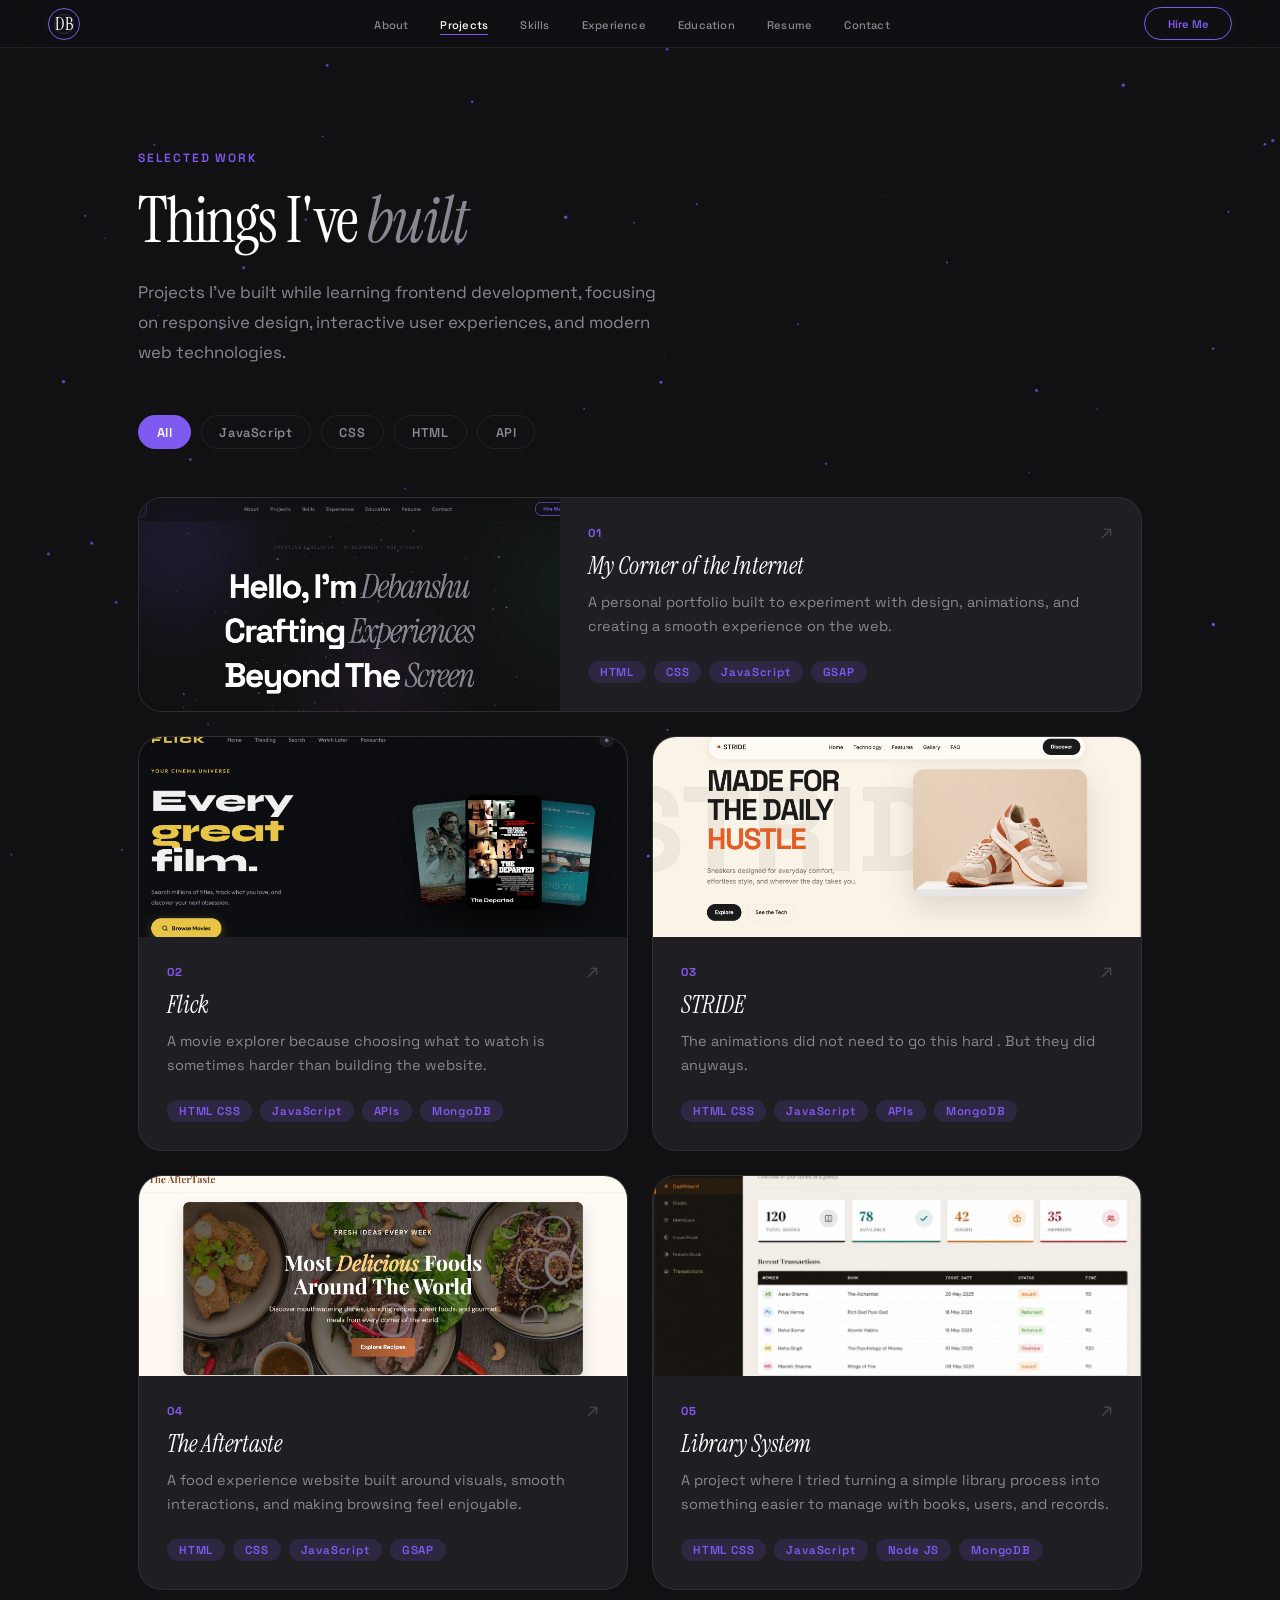
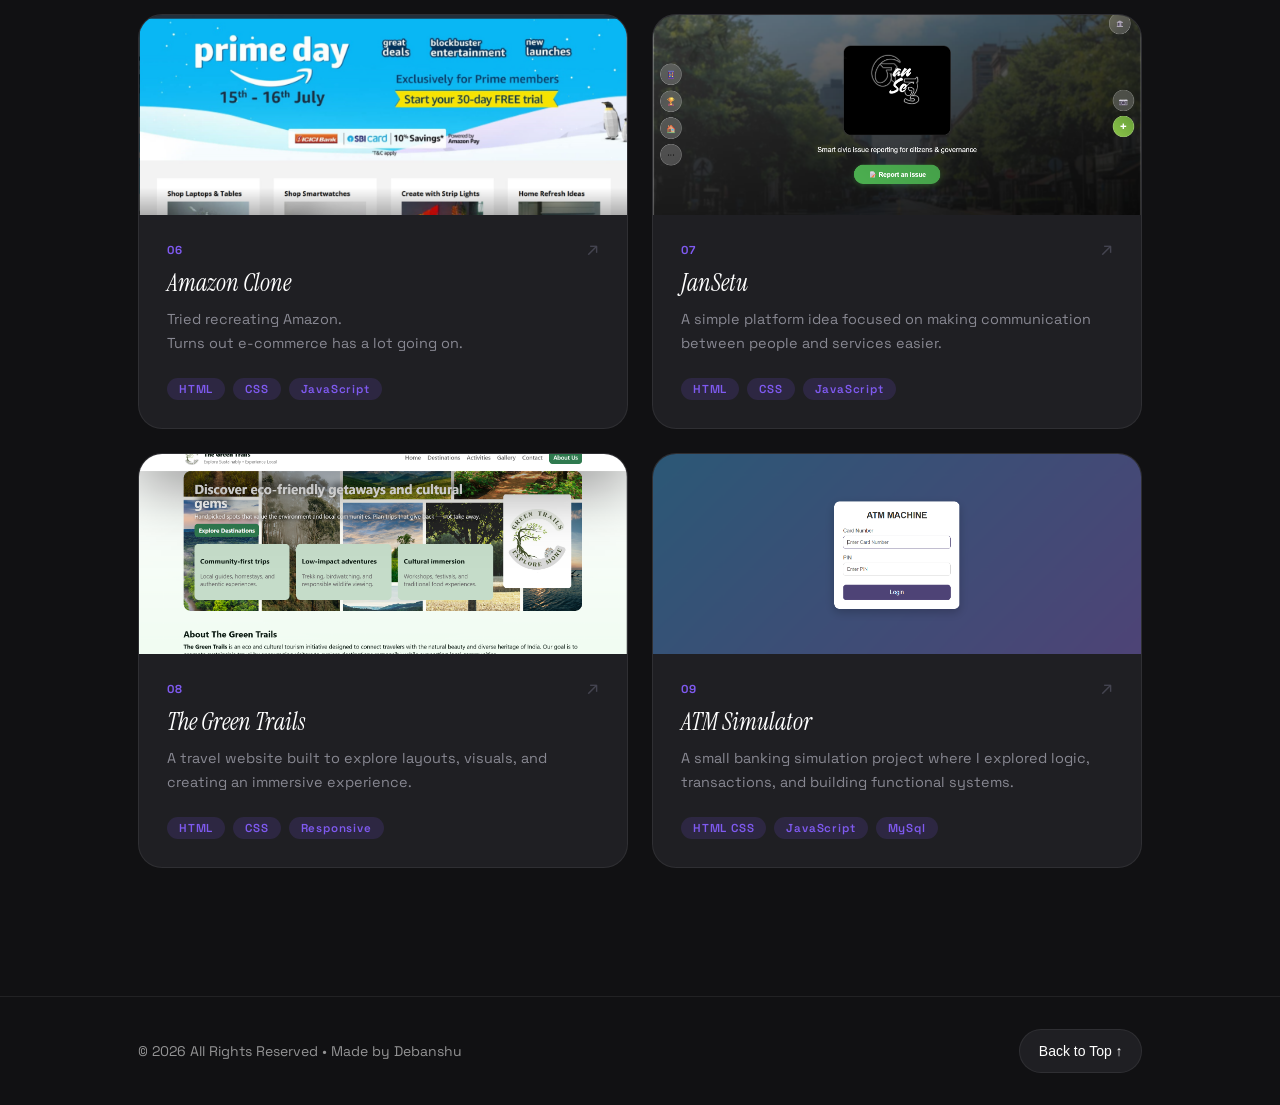
<file: projects.html>
<!doctype html>
<html lang="en">
  <head>
    <meta charset="UTF-8" />
    <meta name="viewport" content="width=device-width, initial-scale=1.0" />
    <title>Projects — Debanshu Bhattacharya</title>
    <link
      href="https://fonts.googleapis.com/css2?family=Space+Grotesk:wght@400;500;600;700&family=Instrument+Serif:ital@0;1&display=swap"
      rel="stylesheet"
    />
    <link rel="stylesheet" href="projects.css" />
  </head>
  <body>
    <!-- Background particle canvas (same setup as the main page) -->
    <canvas id="canvas"></canvas>

    <!-- Navbar — structure and behavior mirrors index.html so it feels
         like the same site. Links back to the main page's sections since
         this page has none of its own besides "Projects". -->
    <nav id="nav">
      <a href="index.html" class="logo">
        <span>DB</span>
      </a>
      <ul class="nav-links" role="list" id="nav-links">
        <li><a href="index.html#about">About</a></li>
        <li><a href="projects.html" class="active">Projects</a></li>
        <li><a href="index.html#skills">Skills</a></li>
        <li><a href="index.html#experience">Experience</a></li>
        <li><a href="index.html#education">Education</a></li>
        <li><a href="index.html#resume">Resume</a></li>
        <li><a href="index.html#contact">Contact</a></li>
      </ul>
      <div class="nav-right">
        <a href="index.html#contact" class="nav-cta magnetic">Hire Me</a>
        <button
          class="hamburger"
          id="hamburger"
          aria-label="Toggle menu"
          aria-expanded="false"
        >
          <span></span>
          <span></span>
          <span></span>
        </button>
      </div>
    </nav>

    <!-- Mobile menu — same link set as desktop nav -->
    <div class="mobile-menu" id="mobile-menu" aria-hidden="true">
      <ul role="list">
        <li><a href="index.html#about">About</a></li>
        <li><a href="projects.html" class="active">Projects</a></li>
        <li><a href="index.html#skills">Skills</a></li>
        <li><a href="index.html#experience">Experience</a></li>
        <li><a href="index.html#education">Education</a></li>
        <li><a href="index.html#resume">Resume</a></li>
        <li><a href="index.html#contact">Contact</a></li>
      </ul>
    </div>

    <!-- PAGE HERO -->
    <header class="page-hero">
      <p class="page-hero__eyebrow">Selected work</p>
      <h1 class="page-hero__heading">Things I've <em>built</em></h1>
      <p class="page-hero__sub">
        Projects I've built while learning frontend development, focusing on
        responsive design, interactive user experiences, and modern web
        technologies.
      </p>
    </header>

    <!-- FILTER BAR -->
    <div class="filter-bar" role="group" aria-label="Filter projects">
      <button class="filter-btn active" data-filter="all">All</button>
      <button class="filter-btn" data-filter="JavaScript">JavaScript</button>
      <button class="filter-btn" data-filter="CSS">CSS</button>
      <button class="filter-btn" data-filter="HTML">HTML</button>
      <button class="filter-btn" data-filter="API">API</button>
    </div>

    <!-- PROJECTS GRID -->
    <section class="projects-sec" aria-label="Projects">
      <div class="projects-inner">
        <div class="project-grid">
          <!-- Card 1 — Featured -->
          <article
            class="project-card project-card--featured"
            tabindex="0"
            data-tags="HTML CSS JavaScript"
          >
            <div class="project-card__img">
              <a href="https://debanshu-s-portfolio.vercel.app/"
                ><img
                  src="images/Portfolio Project.png"
                  alt="Modern Portfolio Site screenshot"
                  loading="lazy"
                  onerror="
                    this.parentElement.innerHTML =
                      '<div class=\'project-card__icon-wrap\'>🖥️</div>'
                  "
              /></a>
            </div>
            <div class="project-card__body">
              <p class="project-card__number">01</p>
              <span class="project-card__arrow">↗</span>
              <h2 class="project-card__title">My Corner of the Internet</h2>

              <p class="project-card__desc">
                A personal portfolio built to experiment with design,
                animations, and creating a smooth experience on the web.
              </p>
              <div class="project-card__tags">
                <span class="tag">HTML</span>
                <span class="tag">CSS</span>
                <span class="tag">JavaScript</span>
                <span class="tag">GSAP</span>
              </div>
            </div>
          </article>

          <!-- FLICK - Movie Explorer -->

          <article
            class="project-card"
            tabindex="0"
            data-tags="HTML CSS JavaScript API"
          >
            <div class="project-card__img">
              <a href="https://flick-movie-explorer.vercel.app/"
                ><img
                  src="images/FLICK - Movie Explorer.png"
                  alt="FLICK - Movie Explorer screenshot"
                  loading="lazy"
                  onerror="
                    this.parentElement.innerHTML =
                      '<div class=\'project-card__icon-wrap\'>🖥️</div>'
                  "
              /></a>
            </div>

            <div class="project-card__body">
              <p class="project-card__number">02</p>
              <span class="project-card__arrow">↗</span>

              <h2 class="project-card__title">Flick</h2>

              <p class="project-card__desc">
                A movie explorer because choosing what to watch is sometimes
                harder than building the website.
              </p>

              <div class="project-card__tags">
                <span class="tag">HTML CSS</span>
                <span class="tag">JavaScript</span>
                <span class="tag">APIs</span>
                <span class="tag">MongoDB</span>
              </div>
            </div>
          </article>

          <!-- STRIDE - Sneakers Brand -->

          <article
            class="project-card"
            tabindex="0"
            data-tags="HTML CSS JavaScript GSAP"
          >
            <div class="project-card__img">
              <a href="https://stride-by-debanshu.vercel.app/"
                ><img
                  src="images/STRIDE - Sneakers Brand.png"
                  alt="STRIDE - Sneakers Brand screenshot"
                  loading="lazy"
                  onerror="
                    this.parentElement.innerHTML =
                      '<div class=\'project-card__icon-wrap\'>🖥️</div>'
                  "
              /></a>
            </div>

            <div class="project-card__body">
              <p class="project-card__number">03</p>
              <span class="project-card__arrow">↗</span>

              <h2 class="project-card__title">STRIDE</h2>

              <p class="project-card__desc">
                The animations did not need to go this hard . But they did
                anyways.
              </p>

              <div class="project-card__tags">
                <span class="tag">HTML CSS</span>
                <span class="tag">JavaScript</span>
                <span class="tag">APIs</span>
                <span class="tag">MongoDB</span>
              </div>
            </div>
          </article>

          <!-- AFTERTASTE - Food Discovery -->

          <article
            class="project-card"
            tabindex="0"
            data-tags="HTML CSS JavaScript"
          >
            <div class="project-card__img">
              <a href="https://the-aftertaste.vercel.app/"
                ><img
                  src="images/The AfterTaste.png"
                  alt="Aftertaste website screenshot"
                  loading="lazy"
                  onerror="
                    this.parentElement.innerHTML =
                      '<div class=\'project-card__icon-wrap\'>🍽️</div>'
                  "
              /></a>
            </div>

            <div class="project-card__body">
              <p class="project-card__number">04</p>
              <span class="project-card__arrow">↗</span>

              <h2 class="project-card__title">The Aftertaste</h2>

              <p class="project-card__desc">
                A food experience website built around visuals, smooth
                interactions, and making browsing feel enjoyable.
              </p>

              <div class="project-card__tags">
                <span class="tag">HTML</span>
                <span class="tag">CSS</span>
                <span class="tag">JavaScript</span>
                <span class="tag">GSAP</span>
              </div>
            </div>
          </article>

          <!-- Bibilion - Library management system -->
          <article class="project-card" tabindex="0" data-tags="Java Database">
            <div class="project-card__img">
              <a href="https://Bibilion-Library-System.vercel.app">
                <img
                  src="images/bibilion.png"
                  alt="Bibilion - Library management system screenshot"
                  loading="lazy"
                  onerror="
                    this.parentElement.innerHTML =
                      '<div class=\'project-card__icon-wrap\'>🖥️</div>'
                  "
              /></a>
            </div>

            <div class="project-card__body">
              <p class="project-card__number">05</p>
              <span class="project-card__arrow">↗</span>

              <h2 class="project-card__title">Library System</h2>

              <p class="project-card__desc">
                A project where I tried turning a simple library process into
                something easier to manage with books, users, and records.
              </p>

              <div class="project-card__tags">
                <span class="tag">HTML CSS</span>
                <span class="tag">JavaScript</span>
                <span class="tag">Node JS</span>
                <span class="tag">MongoDB</span>
              </div>
            </div>
          </article>
          <!-- Amazon Clone -->

          <article
            class="project-card"
            tabindex="0"
            data-tags="HTML CSS JavaScript"
          >
            <div class="project-card__img">
              <img
                src="images/Amazon Clone.png"
                alt="Amazon Clone screenshot"
                loading="lazy"
                onerror="
                  this.parentElement.innerHTML =
                    '<div class=\'project-card__icon-wrap\'>🖥️</div>'
                "
              />
            </div>
            <div class="project-card__body">
              <p class="project-card__number">06</p>
              <span class="project-card__arrow">↗</span>

              <h2 class="project-card__title">Amazon Clone</h2>

              <p class="project-card__desc">
                Tried recreating Amazon.<br />
                Turns out e-commerce has a lot going on.
              </p>

              <div class="project-card__tags">
                <span class="tag">HTML</span>
                <span class="tag">CSS</span>
                <span class="tag">JavaScript</span>
              </div>
            </div>
          </article>

          <!-- Jansetu -->

          <article
            class="project-card"
            tabindex="0"
            data-tags="Web Development"
          >
            <div class="project-card__img">
              <img
                src="images/Jansetu.png"
                alt="JanSetu Civic Connect screenshot"
                loading="lazy"
                onerror="
                  this.parentElement.innerHTML =
                    '<div class=\'project-card__icon-wrap\'>🖥️</div>'
                "
              />
            </div>
            <div class="project-card__body">
              <p class="project-card__number">07</p>
              <span class="project-card__arrow">↗</span>

              <h2 class="project-card__title">JanSetu</h2>

              <p class="project-card__desc">
                A simple platform idea focused on making communication between
                people and services easier.
              </p>

              <div class="project-card__tags">
                <span class="tag">HTML</span>
                <span class="tag">CSS</span>
                <span class="tag">JavaScript</span>
              </div>
            </div>
          </article>

          <!-- The Green Trails -->

          <article class="project-card" tabindex="0" data-tags="Travel Website">
            <div class="project-card__img">
              <img
                src="images/The Green Trails.png"
                alt="The Green Trails - Eco Tourism screenshot"
                loading="lazy"
                onerror="
                  this.parentElement.innerHTML =
                    '<div class=\'project-card__icon-wrap\'>🖥️</div>'
                "
              />
            </div>

            <div class="project-card__body">
              <p class="project-card__number">08</p>
              <span class="project-card__arrow">↗</span>

              <h2 class="project-card__title">The Green Trails</h2>

              <p class="project-card__desc">
                A travel website built to explore layouts, visuals, and creating
                an immersive experience.
              </p>

              <div class="project-card__tags">
                <span class="tag">HTML</span>
                <span class="tag">CSS</span>
                <span class="tag">Responsive</span>
              </div>
            </div>
          </article>

          <!-- ATM Simulator -->

          <article class="project-card" tabindex="0" data-tags="Java Python">
            <div class="project-card__img">
              <img
                src="images/Atm Machine.png"
                alt="ATM Simulator screenshot"
                loading="lazy"
                onerror="
                  this.parentElement.innerHTML =
                    '<div class=\'project-card__icon-wrap\'>🖥️</div>'
                "
              />
            </div>

            <div class="project-card__body">
              <p class="project-card__number">09</p>
              <span class="project-card__arrow">↗</span>

              <h2 class="project-card__title">ATM Simulator</h2>

              <p class="project-card__desc">
                A small banking simulation project where I explored logic,
                transactions, and building functional systems.
              </p>

              <div class="project-card__tags">
                <span class="tag">HTML CSS</span>
                <span class="tag">JavaScript</span>
                <span class="tag">MySql</span>
              </div>
            </div>
          </article>
        </div>
      </div>
    </section>

    <!-- FOOTER — same layout as the main page, without the easter egg -->
    <footer>
      <div class="footer-inner">
        <span class="footer-copy">© 2026 All Rights Reserved • Made by Debanshu</span>
        <button class="back-to-top" id="back-to-top" aria-label="Back to top">
          Back to Top ↑
        </button>
      </div>
    </footer>

    <script src="projects.js"></script>
  </body>
</html>
</file>
<file: projects.css>
/* Tokens mirrored from the main page's style.css so both pages
   share the exact same look (colors, spacing, radii, easing). */
:root {
  --bg: #111113;
  --bg-raised: #1a1a1d;
  --bg-card: #1f1f23;
  --border: rgba(255, 255, 255, 0.07);
  --purple: #7f5af0;
  --purple-dim: rgba(127, 90, 240, 0.15);
  --purple-glow: rgba(127, 90, 240, 0.35);
  --white: #ffffff;
  --grey-1: #c8c8d0;
  --grey-2: #888892;
  --grey-3: #444450;

  --sans: "Space Grotesk", sans-serif;
  --serif: "Instrument Serif", serif;

  --radius-sm: 8px;
  --radius-md: 16px;
  --radius-lg: 24px;
  --radius-xl: 40px;

  --ease-out: cubic-bezier(0.22, 1, 0.36, 1);
  --ease-spring: cubic-bezier(0.34, 1.56, 0.64, 1);

  --nav-h: 3rem;
  --section-pad: clamp(5rem, 10vw, 9rem);
  --max-w: 1100px;
}

/* ============================================================
   RESET & BASE
   ============================================================ */
*,
*::before,
*::after {
  margin: 0;
  box-sizing: border-box;
}

html {
  /* No GSAP ScrollTrigger on this page, so smooth scrolling is
     safe to leave on (unlike the main page, where it fights
     ScrollTrigger's scroll math). */
  scroll-behavior: smooth;
  font-size: 16px;
}

body {
  background-color: var(--bg);
  font-family: var(--sans);
  color: var(--grey-1);
  overflow-x: hidden;
}

@media (prefers-reduced-motion: reduce) {
  *,
  *::before,
  *::after {
    animation-duration: 0.01ms !important;
    transition-duration: 0.01ms !important;
  }
}

/* ============================================================
   BACKGROUND CANVAS
   ============================================================ */
#canvas {
  position: fixed;
  inset: 0;
  z-index: 0;
  pointer-events: none;
}

/* ============================================================
   NAVIGATION (matches the main page's navbar exactly)
   ============================================================ */
#nav {
  display: flex;
  justify-content: space-between;
  align-items: center;
  height: var(--nav-h);
  padding: 0 clamp(1.5rem, 5vw, 3rem);
  position: sticky;
  top: 0;
  z-index: 900;
  backdrop-filter: blur(24px) saturate(180%);
  -webkit-backdrop-filter: blur(24px) saturate(180%);
  border-bottom: 1px solid var(--border);
  background: rgba(17, 17, 19, 0.7);
  transition:
    background 0.4s ease,
    box-shadow 0.4s ease,
    transform 0.35s ease;
}
#nav.scrolled {
  background: rgba(17, 17, 19, 0.92);
  box-shadow: 0 1px 40px rgba(0, 0, 0, 0.4);
}

.logo {
  width: 2rem;
  height: 2rem;
  position: relative;
  display: flex;
  align-items: center;
  justify-content: center;
  border-radius: 50%;
  border: 1px solid var(--purple);
  text-decoration: none;
  flex-shrink: 0;
  transition: 0.35s ease;
}
.logo::before {
  content: "";
  position: absolute;
  inset: 5px;
  border-radius: 50%;
  border: 1px solid rgba(127, 90, 240, 0.35);
}
.logo span {
  font-family: var(--serif);
  font-size: 1.15rem;
  color: white;
}
.logo:hover {
  transform: scale(1.1) rotate(10deg);
  box-shadow: 0 0 25px rgba(127, 90, 240, 0.4);
}

.nav-links {
  display: flex;
  list-style: none;
  gap: 2rem;
  flex-wrap: nowrap;
}
.nav-links a {
  color: var(--grey-2);
  text-decoration: none;
  font-size: 0.7rem;
  font-weight: 500;
  letter-spacing: 0.02em;
  white-space: nowrap;
  position: relative;
  transition: color 0.2s ease;
}
.nav-links a::after {
  content: "";
  position: absolute;
  bottom: -3px;
  left: 0;
  width: 0;
  height: 1.5px;
  background: var(--purple);
  transition: width 0.25s var(--ease-out);
}
.nav-links a:hover {
  color: var(--white);
}
.nav-links a:hover::after {
  width: 100%;
}
.nav-links a.active {
  color: var(--white);
}
.nav-links a.active::after {
  width: 100%;
}

.nav-right {
  display: flex;
  align-items: center;
  gap: 1rem;
  flex-shrink: 0;
}

.nav-cta {
  font-family: var(--sans);
  font-size: 0.7rem;
  font-weight: 600;
  padding: 0.55rem 1.4rem;
  border-radius: var(--radius-xl);
  border: 1.5px solid var(--purple);
  background: transparent;
  color: var(--purple);
  cursor: pointer;
  white-space: nowrap;
  text-decoration: none;
  display: inline-flex;
  align-items: center;
  transition:
    background 0.2s ease,
    color 0.2s ease;
}
.nav-cta:hover {
  background: var(--purple);
  color: var(--white);
}

/* Hamburger */
.hamburger {
  display: none;
  flex-direction: column;
  justify-content: center;
  gap: 5px;
  width: 36px;
  height: 36px;
  background: none;
  border: none;
  cursor: pointer;
  padding: 4px;
}
.hamburger span {
  display: block;
  width: 100%;
  height: 1.5px;
  background: var(--grey-1);
  border-radius: 2px;
  transition:
    transform 0.3s var(--ease-out),
    opacity 0.3s ease;
  transform-origin: center;
}
.hamburger.open span:nth-child(1) {
  transform: translateY(6.5px) rotate(45deg);
}
.hamburger.open span:nth-child(2) {
  opacity: 0;
}
.hamburger.open span:nth-child(3) {
  transform: translateY(-6.5px) rotate(-45deg);
}

/* Mobile menu */
.mobile-menu {
  display: none;
  position: fixed;
  top: var(--nav-h);
  left: 0;
  right: 0;
  background: rgba(17, 17, 19, 0.97);
  backdrop-filter: blur(24px);
  -webkit-backdrop-filter: blur(24px);
  border-bottom: 1px solid var(--border);
  z-index: 800;
  transform: translateY(-8px);
  opacity: 0;
  transition:
    transform 0.35s var(--ease-out),
    opacity 0.35s ease;
  pointer-events: none;
}
.mobile-menu.open {
  transform: translateY(0);
  opacity: 1;
  pointer-events: auto;
}
.mobile-menu ul {
  list-style: none;
  padding: 1.5rem clamp(1.5rem, 5vw, 3rem);
  display: flex;
  flex-direction: column;
  gap: 0;
}
.mobile-menu li {
  border-bottom: 1px solid var(--border);
}
.mobile-menu li:last-child {
  border-bottom: none;
}
.mobile-menu a {
  display: block;
  padding: 1rem 0;
  color: var(--grey-1);
  text-decoration: none;
  font-size: 1rem;
  font-weight: 500;
  transition: color 0.2s ease;
}
.mobile-menu a:hover,
.mobile-menu a.active {
  color: var(--purple);
}

/* Same breakpoint as the main page: drop to the hamburger before
   the nav links start crowding the logo/CTA. */
@media (max-width: 900px) {
  .nav-links,
  .nav-cta {
    display: none;
  }
  .hamburger {
    display: flex;
  }
  .mobile-menu {
    display: block;
  }
}

/* ============================================================
   PAGE HERO
   ============================================================ */
.page-hero {
  position: relative;
  z-index: 1;
  padding: clamp(4rem, 8vw, 7rem) clamp(1.5rem, 5vw, 3rem) 3rem;
  max-width: var(--max-w);
  margin: 0 auto;
}

.page-hero__eyebrow {
  font-size: 0.75rem;
  font-weight: 600;
  letter-spacing: 0.15em;
  text-transform: uppercase;
  color: var(--purple);
  margin-bottom: 1.25rem;
  opacity: 0;
  transform: translateY(16px);
  animation: fadeUp 0.7s 0.1s var(--ease-out) forwards;
}

.page-hero__heading {
  font-family: var(--serif);
  font-size: clamp(2.5rem, 5vw, 4.5rem);
  font-weight: 400;
  color: var(--white);
  line-height: 1.1;
  letter-spacing: -0.03em;
  margin-bottom: 1.25rem;
  opacity: 0;
  transform: translateY(20px);
  animation: fadeUp 0.8s 0.2s var(--ease-out) forwards;
}
.page-hero__heading em {
  font-style: italic;
  color: var(--grey-2);
}

.page-hero__sub {
  font-size: 1.05rem;
  line-height: 1.8;
  color: var(--grey-2);
  max-width: 520px;
  opacity: 0;
  transform: translateY(16px);
  animation: fadeUp 0.8s 0.35s var(--ease-out) forwards;
}

@keyframes fadeUp {
  to {
    opacity: 1;
    transform: none;
  }
}

/* ============================================================
   FILTER BAR
   ============================================================ */
.filter-bar {
  position: relative;
  z-index: 1;
  max-width: var(--max-w);
  margin: 0 auto;
  padding: 0 clamp(1.5rem, 5vw, 3rem) 3rem;
  display: flex;
  flex-wrap: wrap;
  gap: 0.6rem;
  opacity: 0;
  transform: translateY(16px);
  animation: fadeUp 0.8s 0.5s var(--ease-out) forwards;
}

.filter-btn {
  font-family: var(--sans);
  font-size: 0.8rem;
  font-weight: 600;
  letter-spacing: 0.05em;
  padding: 0.45rem 1.1rem;
  border-radius: var(--radius-xl);
  border: 1.5px solid var(--border);
  background: transparent;
  color: var(--grey-2);
  cursor: pointer;
  transition: all 0.2s var(--ease-out);
}
.filter-btn:hover {
  border-color: var(--purple);
  color: var(--white);
}
.filter-btn.active {
  background: var(--purple);
  border-color: var(--purple);
  color: var(--white);
}

/* ============================================================
   PROJECTS GRID
   ============================================================ */
.projects-sec {
  position: relative;
  z-index: 1;
}

.projects-inner {
  max-width: var(--max-w);
  margin: 0 auto;
  padding: 0 clamp(1.5rem, 5vw, 3rem) var(--section-pad);
}

.project-grid {
  display: grid;
  grid-template-columns: repeat(auto-fill, minmax(320px, 1fr));
  gap: 1.5rem;
}

.project-card {
  background: var(--bg-card);
  border: 1px solid var(--border);
  border-radius: var(--radius-lg);
  overflow: hidden;
  position: relative;
  cursor: pointer;
  display: flex;
  flex-direction: column;

  opacity: 0;
  transform: translateY(50px);
  transition:
    opacity 0.5s ease,
    transform 0.5s var(--ease-out),
    box-shadow 0.4s ease,
    border-color 0.3s ease;
}
.project-card.show {
  opacity: 1;
  transform: translateY(0);
}

/* Cursor spotlight */
.project-card::after {
  content: "";
  position: absolute;
  width: 280px;
  height: 280px;
  border-radius: 50%;
  background: radial-gradient(
    circle,
    rgba(127, 90, 240, 0.22),
    transparent 70%
  );
  left: var(--x, -9999px);
  top: var(--y, -9999px);
  transform: translate(-50%, -50%);
  opacity: 0;
  transition: opacity 0.3s;
  pointer-events: none;
  z-index: 0;
}
.project-card:hover::after {
  opacity: 1;
}

/* Radial header glow */
.project-card::before {
  content: "";
  position: absolute;
  inset: 0;
  background: radial-gradient(
    circle at 60% 0%,
    var(--purple-dim),
    transparent 70%
  );
  opacity: 0;
  transition: opacity 0.4s ease;
  pointer-events: none;
  z-index: 0;
}
.project-card:hover,
.project-card:focus-visible {
  box-shadow:
    0 20px 50px rgba(0, 0, 0, 0.4),
    0 0 0 1px var(--purple);
  border-color: var(--purple);
}
.project-card:hover::before {
  opacity: 1;
}

/* Image area */
.project-card__img {
  position: relative;
  height: 200px;
  background: var(--bg-raised);
  overflow: hidden;
  flex-shrink: 0;
  z-index: 1;
}
.project-card__img img {
  width: 100%;
  height: 100%;
  object-fit: cover;
  display: block;
  transition: transform 0.6s var(--ease-out);
}
.project-card:hover .project-card__img img {
  transform: scale(1.05);
}

/* Emoji / icon fallback for a broken image */
.project-card__icon-wrap {
  width: 100%;
  height: 100%;
  display: flex;
  align-items: center;
  justify-content: center;
  font-size: 3.5rem;
  background: linear-gradient(
    135deg,
    var(--bg-raised) 0%,
    rgba(127, 90, 240, 0.08) 100%
  );
}

/* Shine sweep on the image area */
.project-card__img::before {
  content: "";
  position: absolute;
  top: 0;
  left: -120%;
  width: 80%;
  height: 100%;
  background: linear-gradient(
    120deg,
    transparent 0%,
    rgba(255, 255, 255, 0.12) 50%,
    transparent 100%
  );
  transform: skew(-20deg);
  animation: shine 2.8s ease-in-out infinite;
  z-index: 2;
}
@keyframes shine {
  0% {
    left: -120%;
  }
  60% {
    left: 140%;
  }
  100% {
    left: 140%;
  }
}

.project-card__arrow {
  position: absolute;
  top: 1.5rem;
  right: 1.75rem;
  font-size: 1.2rem;
  color: var(--grey-3);
  transition:
    color 0.25s ease,
    transform 0.25s var(--ease-spring);
  z-index: 2;
  line-height: 1;
}
.project-card:hover .project-card__arrow,
.project-card:focus-visible .project-card__arrow {
  color: var(--purple);
  transform: translate(3px, -3px);
}

.project-card__body {
  padding: 1.75rem;
  flex-grow: 1;
  display: flex;
  flex-direction: column;
  position: relative;
  z-index: 1;
}

.project-card__number {
  font-size: 0.72rem;
  font-weight: 700;
  letter-spacing: 0.12em;
  text-transform: uppercase;
  color: var(--purple);
  margin-bottom: 0.75rem;
}

.project-card__title {
  font-family: var(--serif);
  font-style: italic;
  font-weight: 400;
  font-size: 1.5rem;
  color: var(--white);
  margin-bottom: 0.65rem;
  line-height: 1.2;
}

.project-card__desc {
  font-size: 0.9rem;
  color: var(--grey-2);
  line-height: 1.65;
  flex-grow: 1;
  margin-bottom: 1.4rem;
}

.project-card__tags {
  display: flex;
  flex-wrap: wrap;
  gap: 0.5rem;
  margin-top: auto;
}

.tag {
  font-size: 0.72rem;
  font-weight: 600;
  letter-spacing: 0.07em;
  color: var(--purple);
  background: var(--purple-dim);
  padding: 0.25rem 0.75rem;
  border-radius: var(--radius-xl);
  transition:
    background 0.2s ease,
    color 0.2s ease;
}
.tag:hover {
  background: var(--purple);
  color: var(--white);
}

/* Featured card spans 2 columns on wide screens */
.project-card--featured {
  grid-column: span 2;
  flex-direction: row;
}
.project-card--featured .project-card__img {
  width: 42%;
  height: auto;
  flex-shrink: 0;
}
@media (max-width: 768px) {
  .project-card--featured {
    grid-column: span 1;
    flex-direction: column;
  }
  .project-card--featured .project-card__img {
    width: 100%;
    height: 200px;
  }
}

/* ============================================================
   FOOTER (matches the main page's layout, no easter egg here)
   ============================================================ */
footer {
  border-top: 1px solid var(--border);
  background: var(--bg);
  position: relative;
  z-index: 1;
}

.footer-inner {
  max-width: var(--max-w);
  margin: 0 auto;
  padding: 2rem clamp(1.5rem, 5vw, 3rem);
  display: flex;
  justify-content: space-between;
  align-items: center;
  gap: 1rem;
  flex-wrap: wrap;
}

.footer-copy {
  color: rgba(255, 255, 255, 0.55);
  font-size: 0.875rem;
}

.back-to-top {
  display: inline-flex;
  align-items: center;
  gap: 0.5rem;
  padding: 0.8rem 1.15rem;
  border: 1px solid var(--border);
  border-radius: 999px;
  background: var(--bg-card);
  color: var(--white);
  font-size: 0.875rem;
  font-weight: 500;
  cursor: pointer;
  flex-shrink: 0;
  transition: all 0.3s ease;
}
.back-to-top:hover {
  transform: translateY(-3px);
  border-color: var(--purple);
  background: rgba(127, 90, 240, 0.12);
  box-shadow: 0 8px 20px rgba(127, 90, 240, 0.15);
}

@media (max-width: 768px) {
  .footer-inner {
    flex-direction: column-reverse;
    text-align: center;
  }
}
</file>
